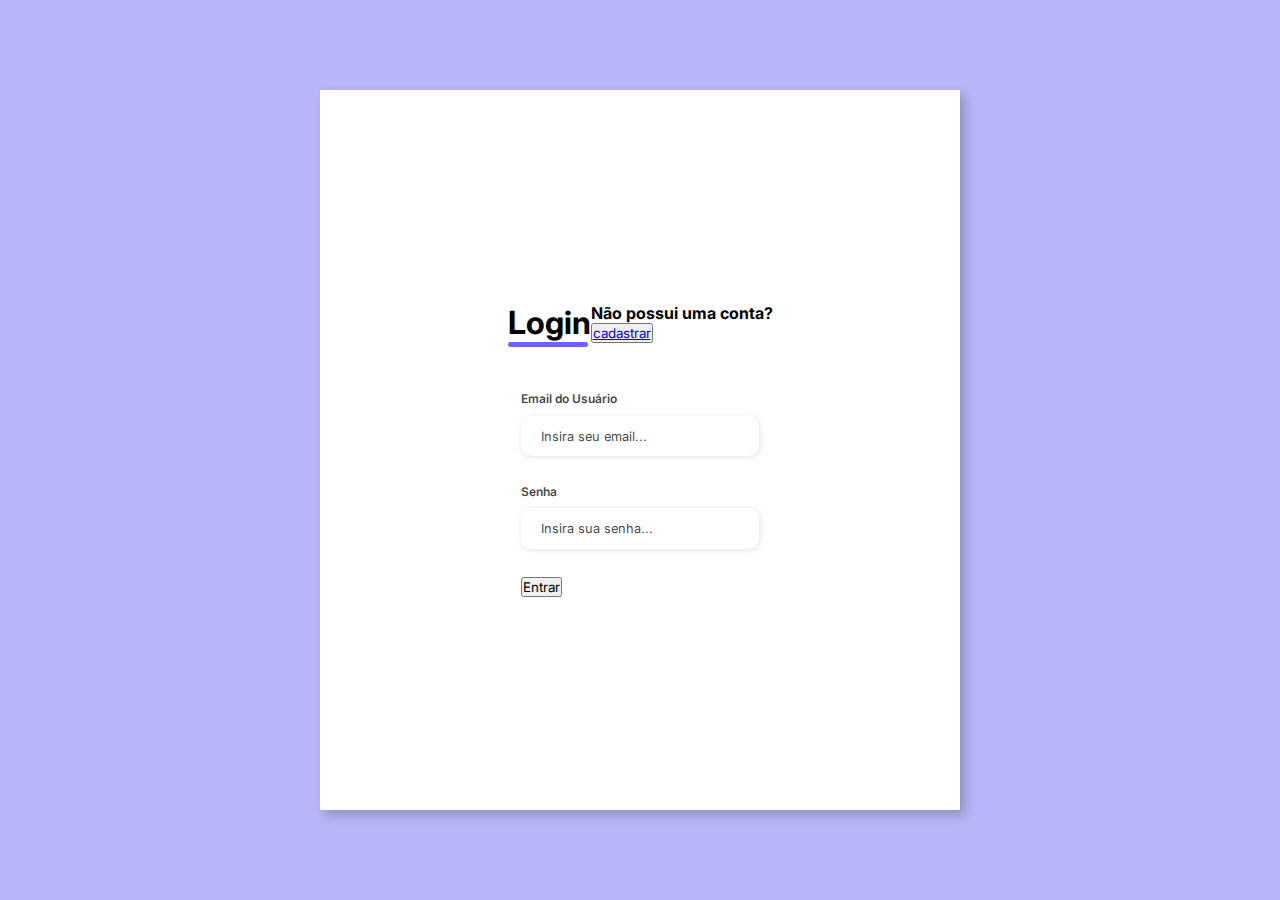
<file: login.html>
<!DOCTYPE html>
<html lang="pt-br">
<head>
    <meta charset="UTF-8">
    <meta name="viewport" content="width=device-width, initial-scale=1.0">
    <title>Login - Encontro de Carros</title>
    <link rel="stylesheet" href="./assets/css/cadastro.css">
</head>
<body>

    <script src="./assets/js/index.js"></script>

    <div class="container">

        <div class="form-image">
            <img src="./assets/images/fotss.jpg" alt="">
        </div>

        <div class="form">

            <div class="form-header">
                <div class="title">
                    <h1>Login</h1>
                </div>
                <div class="title">
                  <h4>Não possui uma conta?</h4>
                  <button class="login-button"><a href="cadastro.html">cadastrar</a></button>
                </div>
            </div>

            <form action="banco/login.php" method="post">

                <div class="input-group-login">


                    <div class="input-box">
                        <label for="email">Email do Usuário</label>
                        <input type="text" id="email" name="emailo" placeholder="Insira seu email...">
                    </div>
                            
                    <div class="input-box">
                        <label for="password">Senha</label>
                        <input type="password" id="password" name="password" placeholder="Insira sua senha...">
                    </div>

                </div>

                <button type="submit" class="continue-button">Entrar</button>

            </form>

        </div>

    </div>

</body>
</html>
</file>
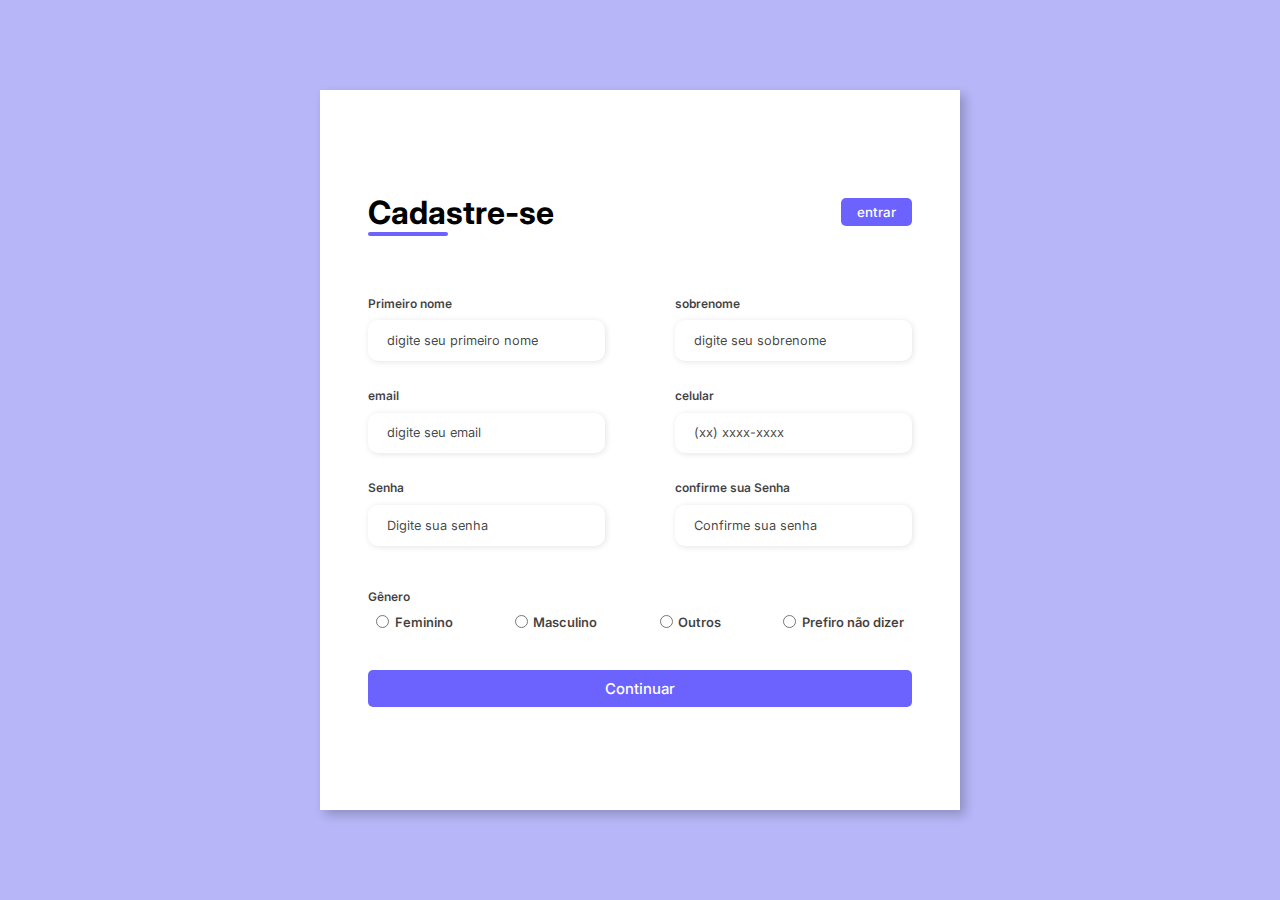
<file: pages/cadastro.html>
<!DOCTYPE html>
<html lang="pt-br">

<head>
  <meta charset="UTF-8">
  <meta name="viewport" content="width=device-width, initial-scale=1.0">
  <link rel="stylesheet" href="../assets/css/cadastro.css">
  <title>Document</title>
</head>

<body>


  <div class="container">

    <div class="form-image">

      <img src="../assets/images/fotss.jpg" alt="">
    </div>

    <div class="form">
      <form action="#">
        <div class="form-header">
          <div class="title">
            <h1>Cadastre-se</h1>
          </div>
          <div class="login-button">
            <button><a href="login.html">entrar</a></button>
          </div>
        </div>
        <div class="input-group">



          <div class="input-box">
            <label for="firstiname">Primeiro nome</label>
            <input id="firstiname" type="text" name="firstiname" placeholder="digite seu primeiro nome" required>
          </div>



          <div class="input-box">
            <label for="lastname">sobrenome</label>
            <input id="lastname" type="text" name="lastname" placeholder="digite seu sobrenome" required>
          </div>


          <div class="input-box">
            <label for="email">email</label>
            <input id="email" type="email" name="email" placeholder="digite seu email" required>
          </div>



          <div class="input-box">
            <label for="number">celular</label>
            <input id="number" type="tel" name="number" placeholder="(xx) xxxx-xxxx" required>
          </div>



          <div class="input-box">
            <label for="password">Senha</label>
            <input id="password" type="password" name="password" placeholder="Digite sua senha" required>
          </div>



          <div class="input-box">
            <label for="password">confirme sua Senha</label>
            <input id="password" type="password" name="confirmpassword" placeholder="Confirme sua senha" required>
          </div>

        </div>


        <div class="gender-inputs">

          <div class="gender-title">
            <h6>Gênero</h6>
          </div>


          <div class="gender-group">

            <div class="gender-input">

              <input type="radio" id="female" name="gender">
              <label for="female">Feminino</label>

            </div>



            <div class="gender-input">

              <input type="radio" id="male" name="gender">
              <label for="male">Masculino</label>

            </div>


            <div class="gender-input">

              <input type="radio" id="others" name="gender">
              <label for="others">Outros</label>

            </div>

            <div class="gender-input">

              <input type="radio" id="none" name="gender">
              <label for="none">Prefiro não dizer</label>

            </div>


          </div>
        </div>


        <div class="continue-button">
          <button><a href="index.html">Continuar</a></button>
        </div>



      </form>
    </div>

  </div>

</body>

</html>
</file>
<file: assets/css/cadastro.css>
@import url('https://fonts.googleapis.com/css2?family=Inter:wght@200;300;400;500&family=Open+Sans:wght@300;400;500;600&display=swap');
* {
    padding: 0;
    margin: 0;
    box-sizing: border-box;
    font-family: 'Inter', sans-serif;
}

body {
    width: 100%;
    height: 100vh;
    display: flex;
    justify-content: center;
    align-items: center;
    background: #0c0ce94d;
}

.container {
    width: 80%;
    height: 80vh;
    display: flex;
    box-shadow: 5px 5px 10px rgba(0, 0, 0, 0.212);
}

.form-image {
    width: 50%;
    display: flex;
    justify-content: center;
    align-items: center;
    background-color: #fde3a7d7;
    padding: 1rem;
}

.form-image img {
    width: 31rem;
}

.form {
    width: 50%;
    display: flex;
    flex-direction: column;
    justify-content: center;
    align-items: center;
    background-color: #fff;
    padding: 3rem;
}

.form-header {
    margin-bottom: 3rem;
    display: flex;
    justify-content: space-between;
}

.login-button {
    display: flex;
    align-items: center;
}

.login-button button {
    border: none;
    background-color: #6c63ff;
    padding: 0.4rem 1rem;
    border-radius: 5px;
    cursor: pointer;
}

.login-button button:hover {
    background-color: #6b63fff1;
}

.login-button button a {
    text-decoration: none;
    font-weight: 500;
    color: #fff;
}

.form-header h1::after {
    content: '';
    display: block;
    width: 5rem;
    height: 0.3rem;
    background-color: #6c63ff;
    margin: 0 auto;
    position: absolute;
    border-radius: 10px;
}

.input-group {
    display: flex;
    flex-wrap: wrap;
    justify-content: space-between;
    padding: 1rem 0;
}

.input-box {
    display: flex;
    flex-direction: column;
    margin-bottom: 1.1rem;
}

.input-box input {
    margin: 0.6rem 0;
    padding: 0.8rem 1.2rem;
    border: none;
    border-radius: 10px;
    box-shadow: 1px 1px 6px #0000001c;
    font-size: 0.8rem;
}

.input-box input:hover {
    background-color: #eeeeee75;
}

.input-box input:focus-visible {
    outline: 1px solid #6c63ff;
}

.input-box label,
.gender-title h6 {
    font-size: 0.75rem;
    font-weight: 600;
    color: #000000c0;
}

.input-box input::placeholder {
    color: #000000be;
}

.gender-group {
    display: flex;
    justify-content: space-between;
    margin-top: 0.62rem;
    padding: 0 .5rem;
}

.gender-input {
    display: flex;
    align-items: center;
}

.gender-input input {
    margin-right: 0.35rem;
}

.gender-input label {
    font-size: 0.81rem;
    font-weight: 600;
    color: #000000c0;
}

.continue-button button {
    width: 100%;
    margin-top: 2.5rem;
    border: none;
    background-color: #6c63ff;
    padding: 0.62rem;
    border-radius: 5px;
    cursor: pointer;
}

.continue-button button:hover {
    background-color: #6b63fff1;
}

.continue-button button a {
    text-decoration: none;
    font-size: 0.93rem;
    font-weight: 500;
    color: #fff;
}

@media screen and (max-width: 1330px) {
    .form-image {
        display: none;
    }
    .container {
        width: 50%;
    }
    .form {
        width: 100%;
    }
}

@media screen and (max-width: 1064px) {
    .container {
        width: 90%;
        height: auto;
    }
    .input-group {
        flex-direction: column;
        z-index: 5;
        padding-right: 5rem;
        max-height: 10rem;
        overflow-y: scroll;
        flex-wrap: nowrap;
    }
    .gender-inputs {
        margin-top: 2rem;
    }
    .gender-group {
        flex-direction: column;
    }
    .gender-title h6 {
        margin: 0;
    }
    .gender-input {
        margin-top: 0.5rem;
    }
}
</file>
